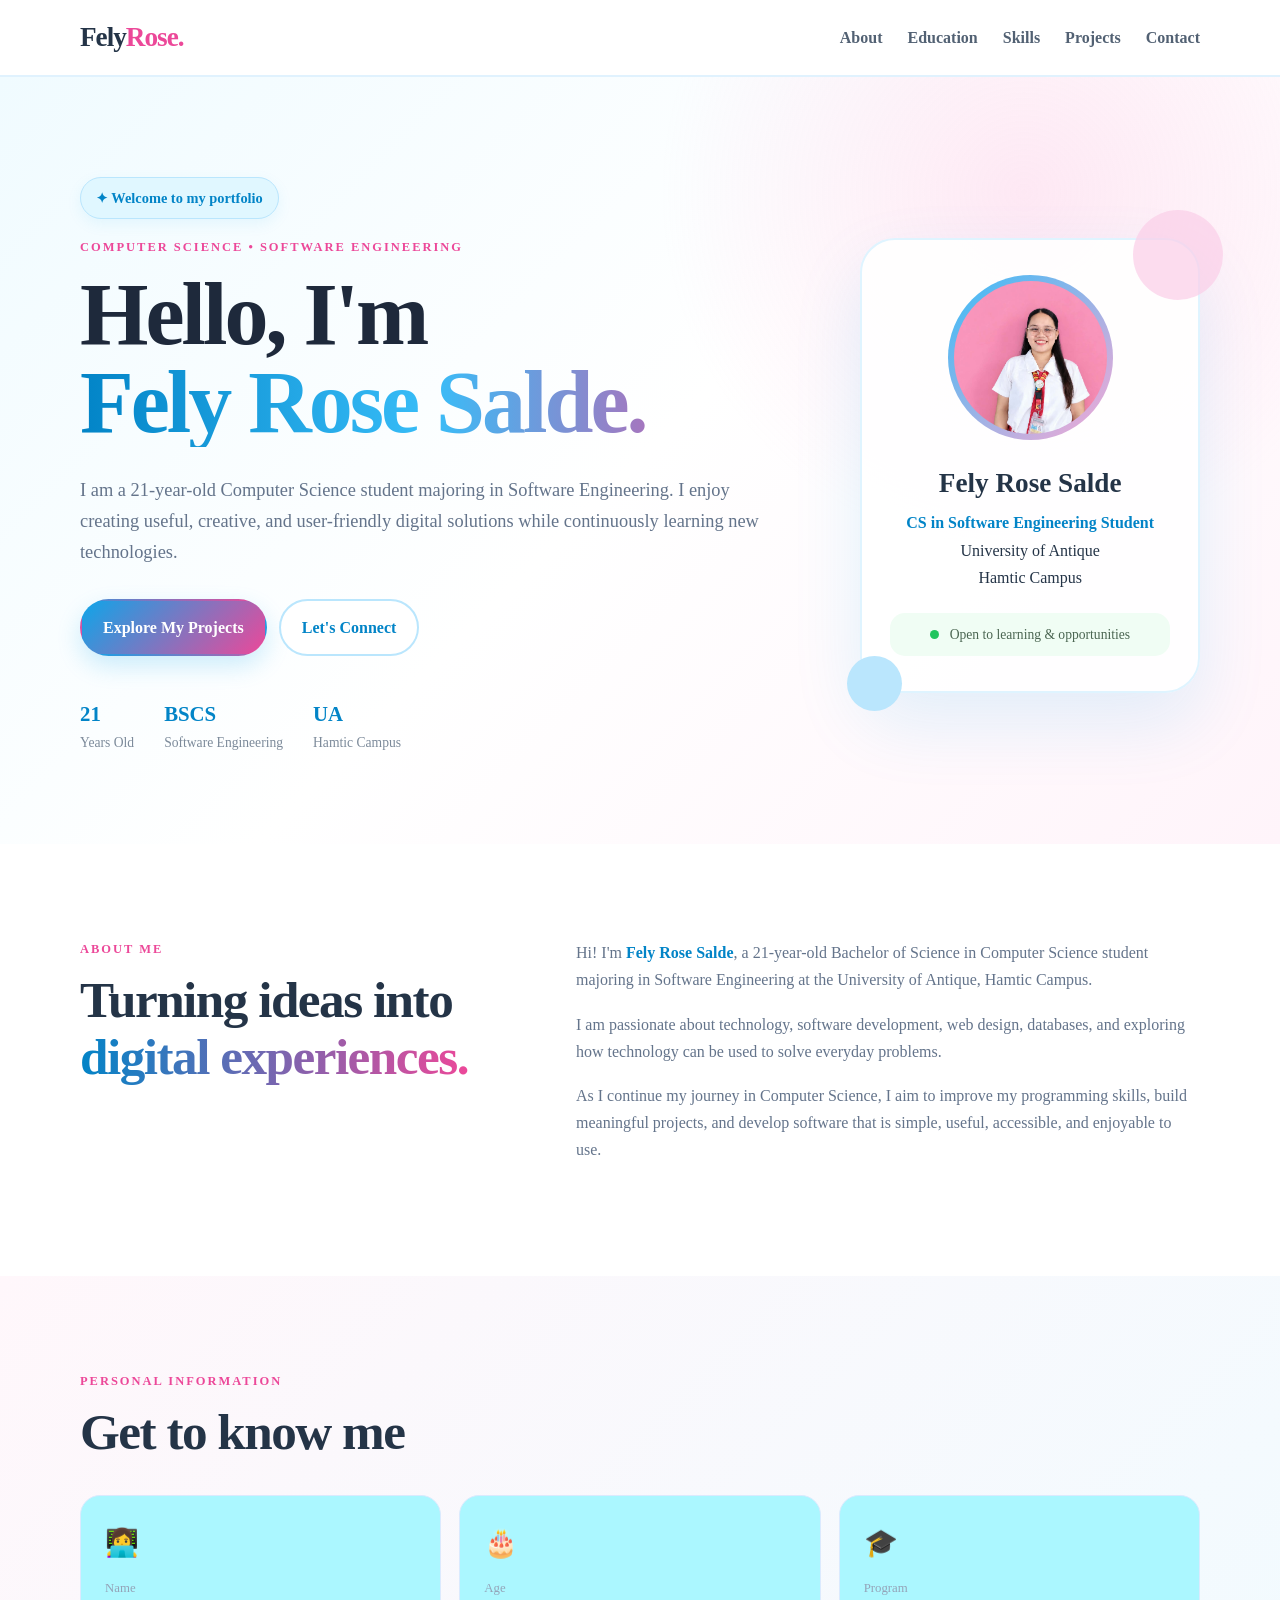
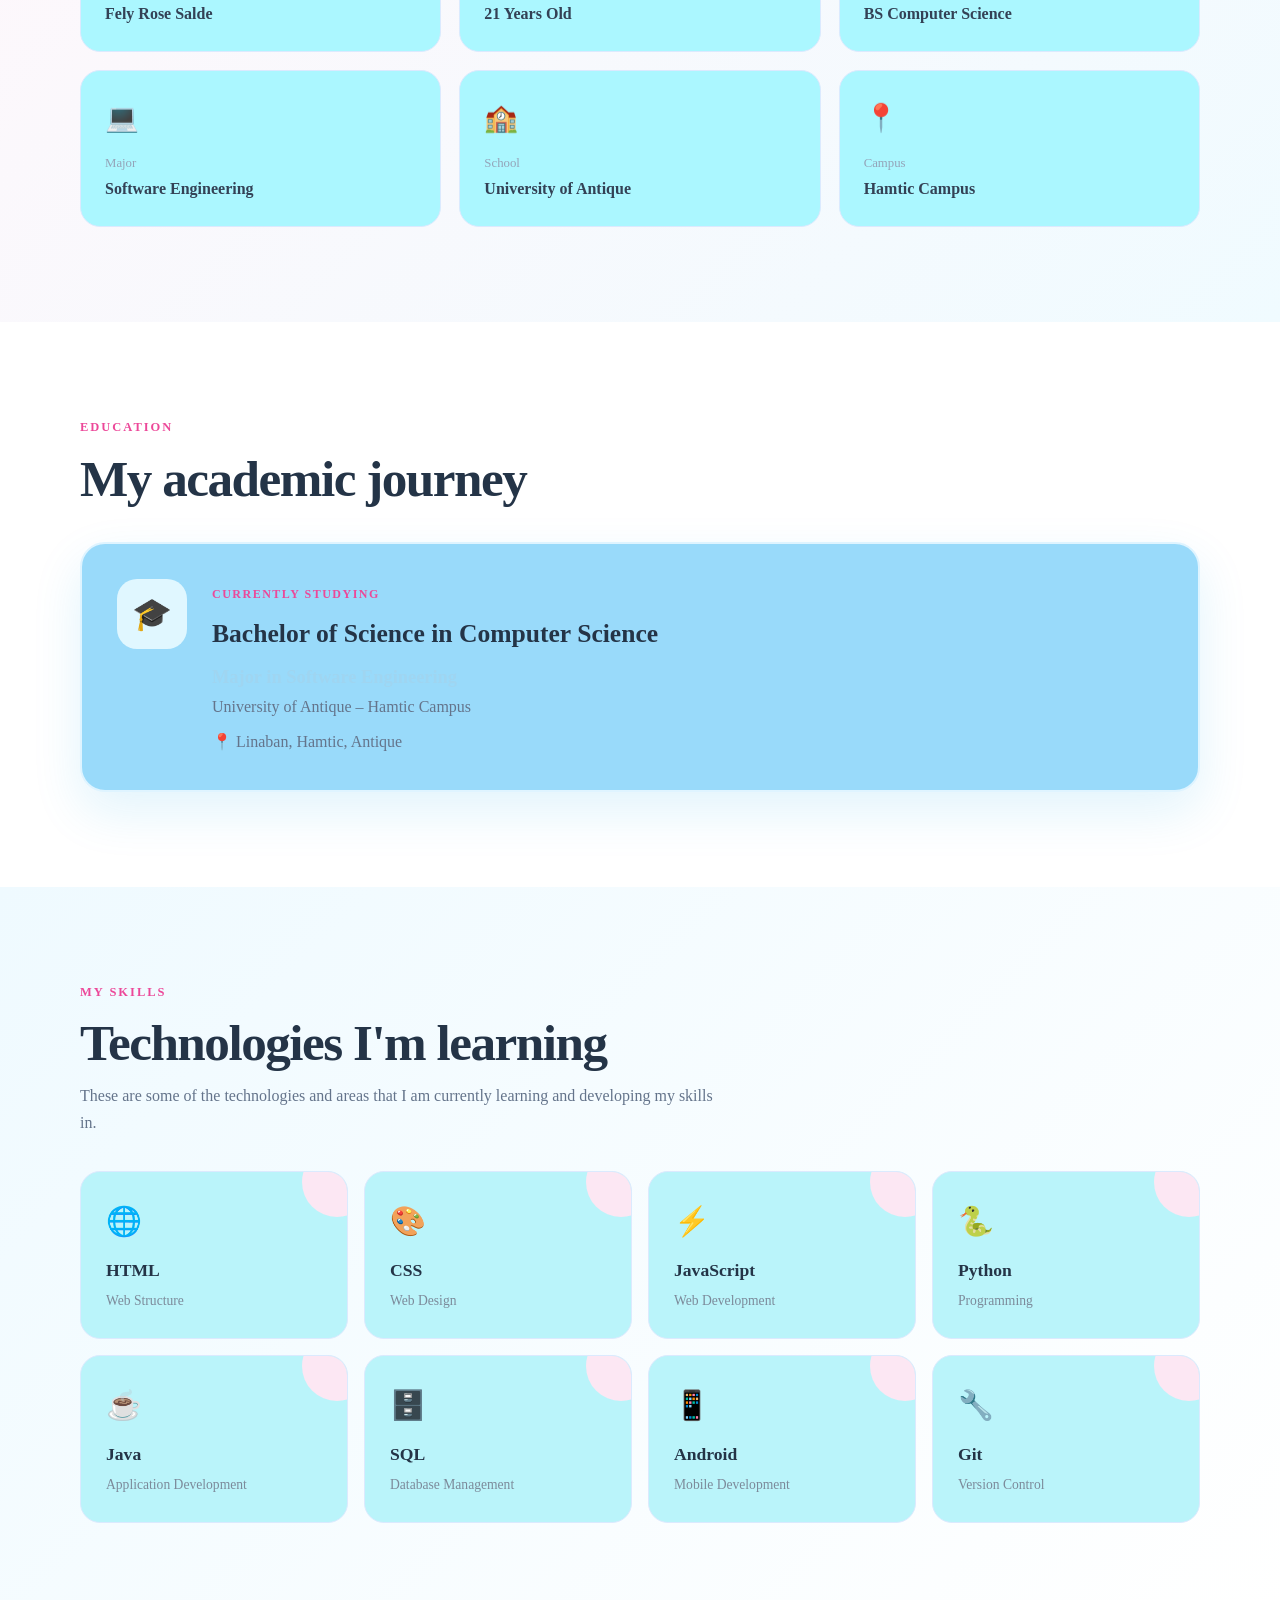
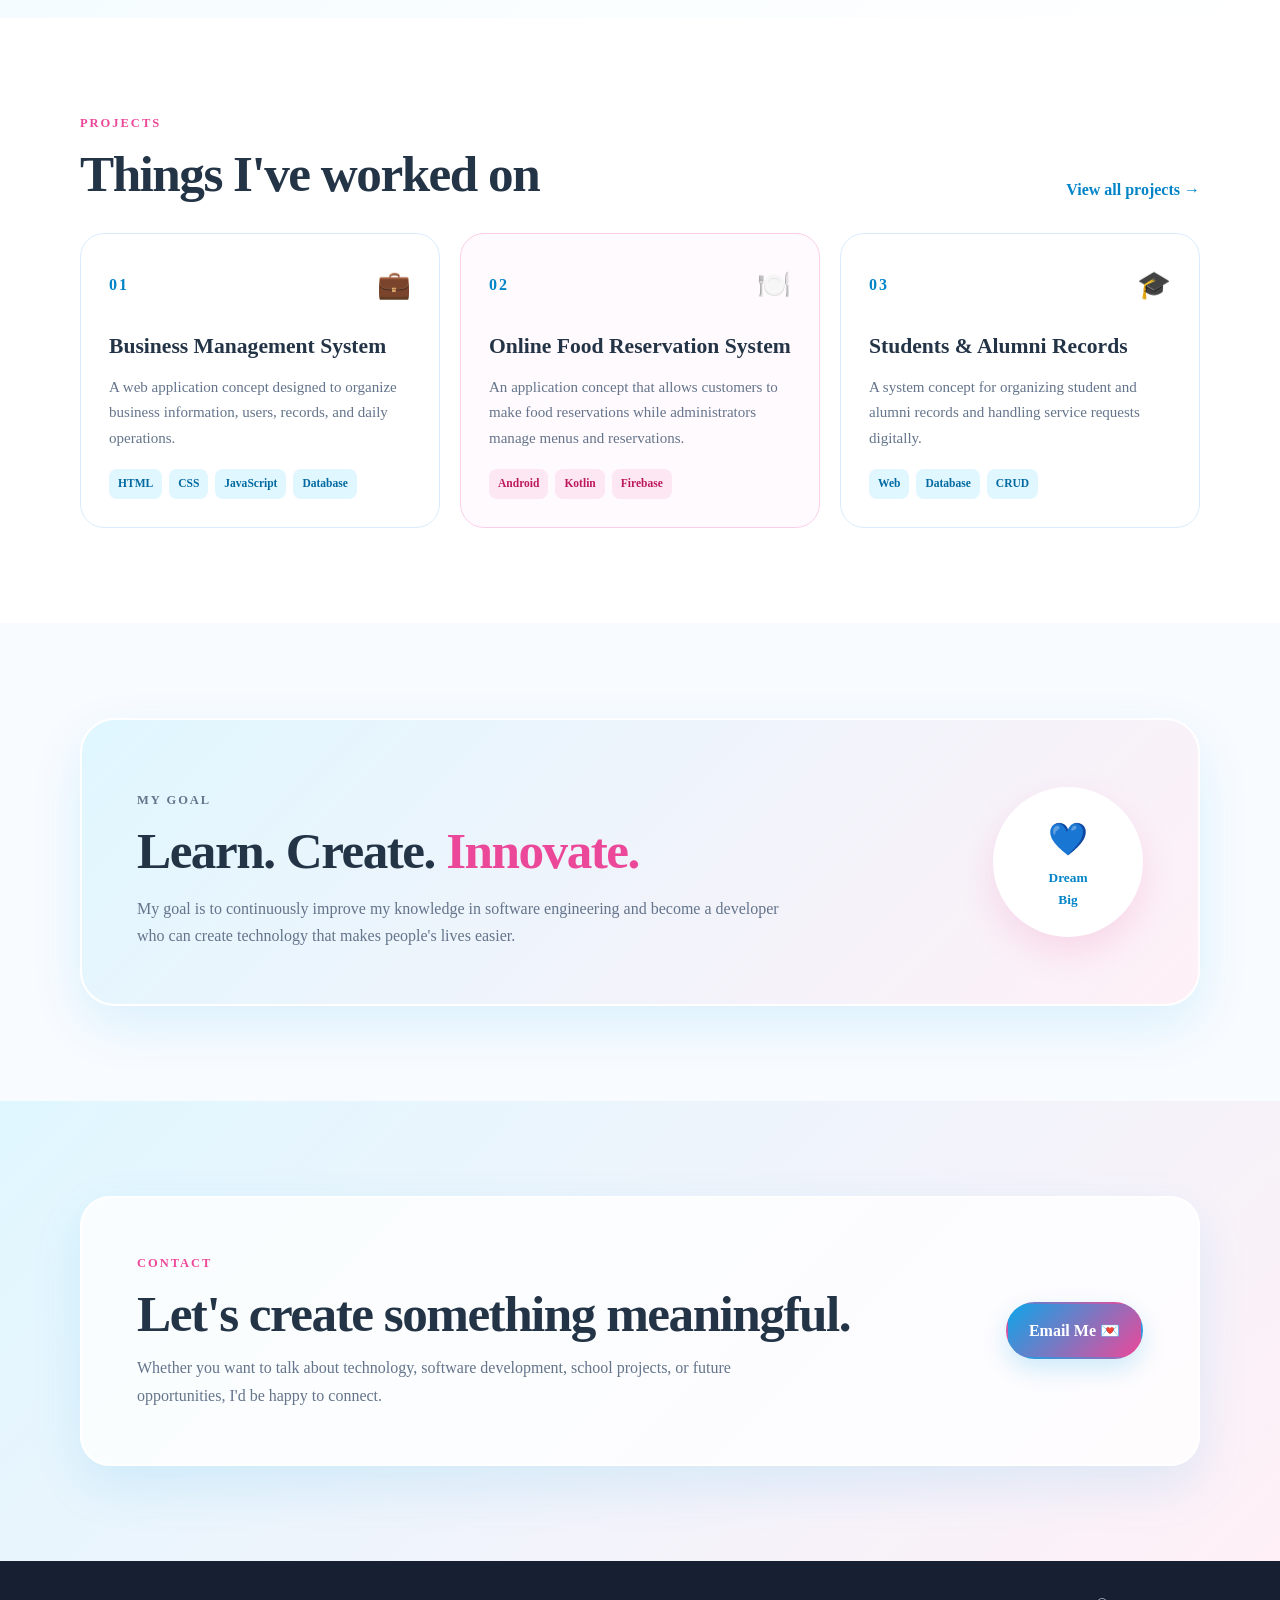
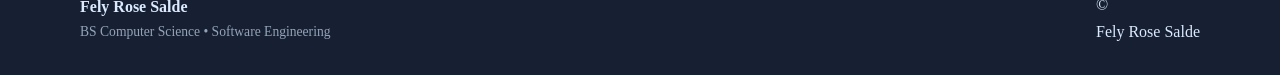
<file: index.html>
<!DOCTYPE html><html lang="en">
<head>
    <meta charset="UTF-8">
    <meta name="viewport" content="width=device-width, initial-scale=1.0"><meta name="description"
      content="Fely Rose Salde - Bachelor of Science in Computer Science student majoring in Software Engineering.">

<meta name="author" content="Fely Rose Salde">

<title>Fely Rose Salde | Portfolio</title>

<link rel="stylesheet" href="style.css">

</head><body><!-- Decorative Background -->
<div class="bg-shape shape-one"></div>
<div class="bg-shape shape-two"></div>
<div class="bg-shape shape-three"></div>

<!-- HEADER -->
<header class="site-header">
    <nav class="nav container">

        <a class="brand" href="index.html">
            Fely<span>Rose.</span>
        </a>

        <div class="nav-links" id="navLinks">
            <a href="#about">About</a>
            <a href="#education">Education</a>
            <a href="#skills">Skills</a>
            <a href="#projects">Projects</a>
            <a href="#contact">Contact</a>
        </div>

        <button class="menu-toggle"
                type="button"
                aria-label="Open navigation menu"
                aria-expanded="false"
                aria-controls="navLinks">
            ☰
        </button>

    </nav>
</header>


<main>

    <!-- HERO -->
    <section class="hero">

        <div class="container hero-grid">

            <div class="hero-content">

                <div class="welcome-badge">
                    ✦ Welcome to my portfolio
                </div>

                <p class="eyebrow">
                    COMPUTER SCIENCE • SOFTWARE ENGINEERING
                </p>

                <h1>
                    Hello, I'm
                    <span>Fely Rose Salde.</span>
                </h1>

                <p class="hero-text">
                    I am a 21-year-old Computer Science student majoring
                    in Software Engineering. I enjoy creating useful,
                    creative, and user-friendly digital solutions while
                    continuously learning new technologies.
                </p>

                <div class="hero-actions">

                    <a class="btn primary" href="#projects">
                        Explore My Projects
                    </a>

                    <a class="btn outline" href="#contact">
                        Let's Connect
                    </a>

                </div>

                <div class="quick-info">

                    <div>
                        <strong>21</strong>
                        <span>Years Old</span>
                    </div>

                    <div>
                        <strong>BSCS</strong>
                        <span>Software Engineering</span>
                    </div>

                    <div>
                        <strong>UA</strong>
                        <span>Hamtic Campus</span>
                    </div>

                </div>

            </div>


            <!-- PROFILE CARD -->
            <div class="hero-card">

                <div class="profile-ring">

                    <div class="avatar">
                        <img src="profile.jpg"
                             alt="Fely Rose Salde"
                             onerror="this.style.display='none'; this.parentElement.classList.add('no-photo');">
                    </div>

                </div>

                <h2>Fely Rose Salde</h2>

                <p class="role">
                    CS in Software Engineering Student
                </p>

                <p class="school">
                    University of Antique<br>
                  Hamtic Campus
                </p>

                <div class="status">
                    <span></span>
                    Open to learning & opportunities
                </div>

            </div>

        </div>

    </section>


    <!-- ABOUT -->
    <section id="about" class="section">

        <div class="container two-col">

            <div>
                <p class="eyebrow">ABOUT ME</p>

                <h2>
                    Turning ideas into
                    <span class="gradient-text">digital experiences.</span>
                </h2>
            </div>

            <div class="about-text">

                <p>
                    Hi! I'm <strong>Fely Rose Salde</strong>, a 21-year-old
                    Bachelor of Science in Computer Science student majoring
                    in Software Engineering at the University of Antique,
                    Hamtic Campus.
                </p>

                <p>
                    I am passionate about technology, software development,
                    web design, databases, and exploring how technology can
                    be used to solve everyday problems.
                </p>

                <p>
                    As I continue my journey in Computer Science, I aim to
                    improve my programming skills, build meaningful projects,
                    and develop software that is simple, useful, accessible,
                    and enjoyable to use.
                </p>

            </div>

        </div>

    </section>


    <!-- PERSONAL INFORMATION -->
    <section class="section section-pink">

        <div class="container">

            <p class="eyebrow">PERSONAL INFORMATION</p>

            <h2>Get to know me</h2>

            <div class="info-grid">

                <div class="info-card">
                    <div class="info-icon">👩‍💻</div>
                    <span>Name</span>
                    <strong>Fely Rose Salde</strong>
                </div>

                <div class="info-card">
                    <div class="info-icon">🎂</div>
                    <span>Age</span>
                    <strong>21 Years Old</strong>
                </div>

                <div class="info-card">
                    <div class="info-icon">🎓</div>
                    <span>Program</span>
                    <strong>BS Computer Science</strong>
                </div>

                <div class="info-card">
                    <div class="info-icon">💻</div>
                    <span>Major</span>
                    <strong>Software Engineering</strong>
                </div>

                <div class="info-card">
                    <div class="info-icon">🏫</div>
                    <span>School</span>
                    <strong>University of Antique</strong>
                </div>

                <div class="info-card">
                    <div class="info-icon">📍</div>
                    <span>Campus</span>
                    <strong>Hamtic Campus</strong>
                </div>

            </div>

        </div>

    </section>


    <!-- EDUCATION -->
    <section id="education" class="section">

        <div class="container">

            <p class="eyebrow">EDUCATION</p>

            <h2>My academic journey</h2>

            <div class="education-card">

                <div class="education-icon">
                    🎓
                </div>

                <div class="education-content">

                    <span class="education-label">
                        CURRENTLY STUDYING
                    </span>

                    <h3>
                        Bachelor of Science in Computer Science
                    </h3>

                    <h4>
                        Major in Software Engineering
                    </h4>

                    <p>
                        University of Antique – Hamtic Campus
                    </p>

                    <p class="address">
                        📍 Linaban, Hamtic, Antique
                    </p>

                </div>

            </div>

        </div>

    </section>


    <!-- SKILLS -->
    <section id="skills" class="section section-blue">

        <div class="container">

            <p class="eyebrow">MY SKILLS</p>

            <h2>Technologies I'm learning</h2>

            <p class="section-description">
                These are some of the technologies and areas that I am
                currently learning and developing my skills in.
            </p>

            <div class="skill-grid">

                <div class="skill-card">
                    <div class="skill-icon">🌐</div>
                    <strong>HTML</strong>
                    <span>Web Structure</span>
                </div>

                <div class="skill-card">
                    <div class="skill-icon">🎨</div>
                    <strong>CSS</strong>
                    <span>Web Design</span>
                </div>

                <div class="skill-card">
                    <div class="skill-icon">⚡</div>
                    <strong>JavaScript</strong>
                    <span>Web Development</span>
                </div>

                <div class="skill-card">
                    <div class="skill-icon">🐍</div>
                    <strong>Python</strong>
                    <span>Programming</span>
                </div>

                <div class="skill-card">
                    <div class="skill-icon">☕</div>
                    <strong>Java</strong>
                    <span>Application Development</span>
                </div>

                <div class="skill-card">
                    <div class="skill-icon">🗄️</div>
                    <strong>SQL</strong>
                    <span>Database Management</span>
                </div>

                <div class="skill-card">
                    <div class="skill-icon">📱</div>
                    <strong>Android</strong>
                    <span>Mobile Development</span>
                </div>

                <div class="skill-card">
                    <div class="skill-icon">🔧</div>
                    <strong>Git</strong>
                    <span>Version Control</span>
                </div>

            </div>

        </div>

    </section>


    <!-- PROJECTS -->
    <section id="projects" class="section">

        <div class="container">

            <div class="section-head">

                <div>
                    <p class="eyebrow">PROJECTS</p>
                    <h2>Things I've worked on</h2>
                </div>

                <a class="text-link" href="project.html">
                    View all projects →
                </a>

            </div>


            <div class="project-grid">

                <article class="project-card">

                    <div class="project-top">
                        <span class="project-number">01</span>
                        <span class="project-symbol">💼</span>
                    </div>

                    <h3>
                        Business Management System
                    </h3>

                    <p>
                        A web application concept designed to organize
                        business information, users, records, and
                        daily operations.
                    </p>

                    <div class="tags">
                        <span>HTML</span>
                        <span>CSS</span>
                        <span>JavaScript</span>
                        <span>Database</span>
                    </div>

                </article>


                <article class="project-card pink-card">

                    <div class="project-top">
                        <span class="project-number">02</span>
                        <span class="project-symbol">🍽️</span>
                    </div>

                    <h3>
                        Online Food Reservation System
                    </h3>

                    <p>
                        An application concept that allows customers
                        to make food reservations while administrators
                        manage menus and reservations.
                    </p>

                    <div class="tags">
                        <span>Android</span>
                        <span>Kotlin</span>
                        <span>Firebase</span>
                    </div>

                </article>


                <article class="project-card">

                    <div class="project-top">
                        <span class="project-number">03</span>
                        <span class="project-symbol">🎓</span>
                    </div>

                    <h3>
                        Students & Alumni Records
                    </h3>

                    <p>
                        A system concept for organizing student and
                        alumni records and handling service requests
                        digitally.
                    </p>

                    <div class="tags">
                        <span>Web</span>
                        <span>Database</span>
                        <span>CRUD</span>
                    </div>

                </article>

            </div>

        </div>

    </section>


    <!-- GOALS -->
    <section class="section goals-section">

        <div class="container goals-box">

            <div>

                <p class="eyebrow">MY GOAL</p>

                <h2>
                    Learn. Create.
                    <span>Innovate.</span>
                </h2>

                <p>
                    My goal is to continuously improve my knowledge in
                    software engineering and become a developer who can
                    create technology that makes people's lives easier.
                </p>

            </div>

            <div class="goal-circle">
                <span>💙</span>
                <small>Dream<br>Big</small>
            </div>

        </div>

    </section>


    <!-- CONTACT -->
    <section id="contact" class="section contact-section">

        <div class="container contact-card">

            <div>

                <p class="eyebrow">CONTACT</p>

                <h2>
                    Let's create something meaningful.
                </h2>

                <p>
                    Whether you want to talk about technology, software
                    development, school projects, or future opportunities,
                    I'd be happy to connect.
                </p>

            </div>

            <a class="btn primary"
               href="mailto:sarciapatrick25@gmail.com">
                Email Me 💌
            </a>

        </div>

    </section>

</main>


<!-- FOOTER -->
<footer class="footer">

    <div class="container footer-inner">

        <div>
            <strong>Fely Rose Salde</strong>
            <span>BS Computer Science • Software Engineering</span>
        </div>

        <div>
            © <span id="year"></span> Fely Rose Salde
        </div>

    </div>

</footer>


<script src="script.js"></script>

</body>
</html>
</file>
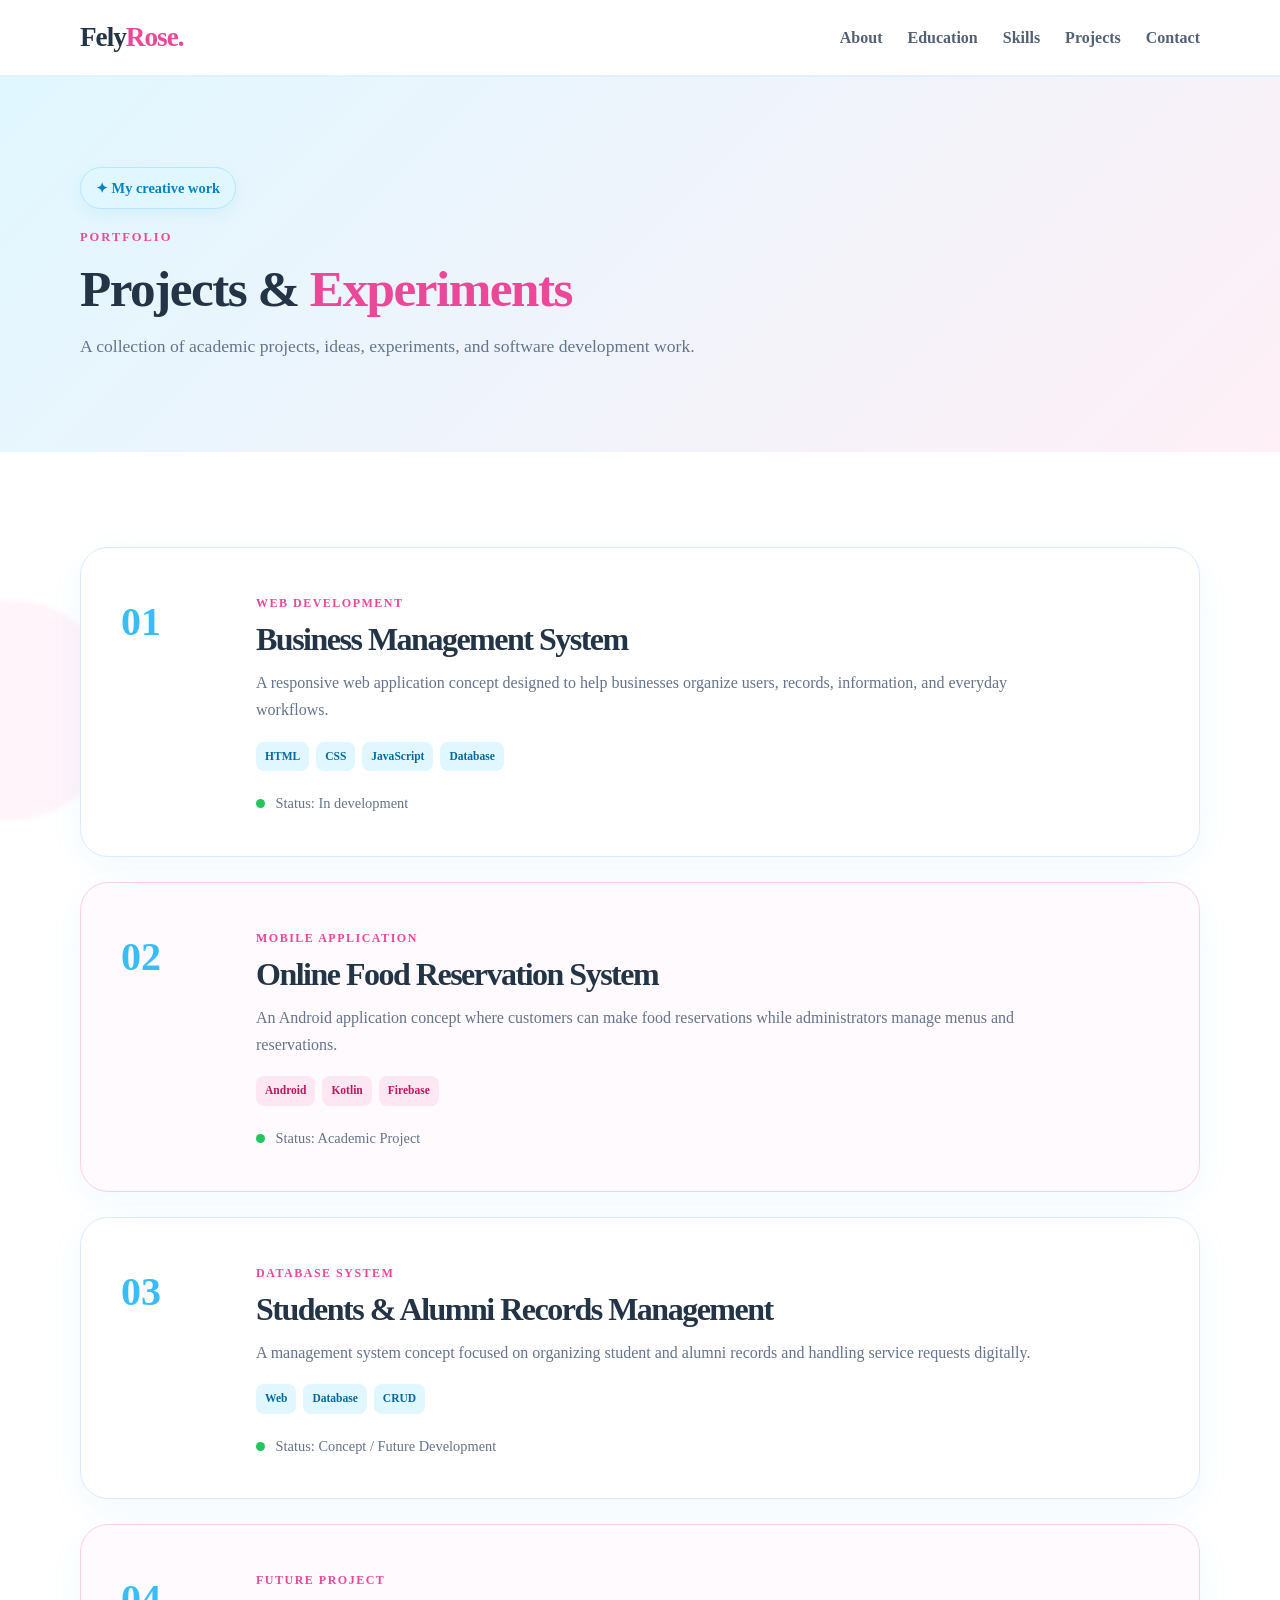
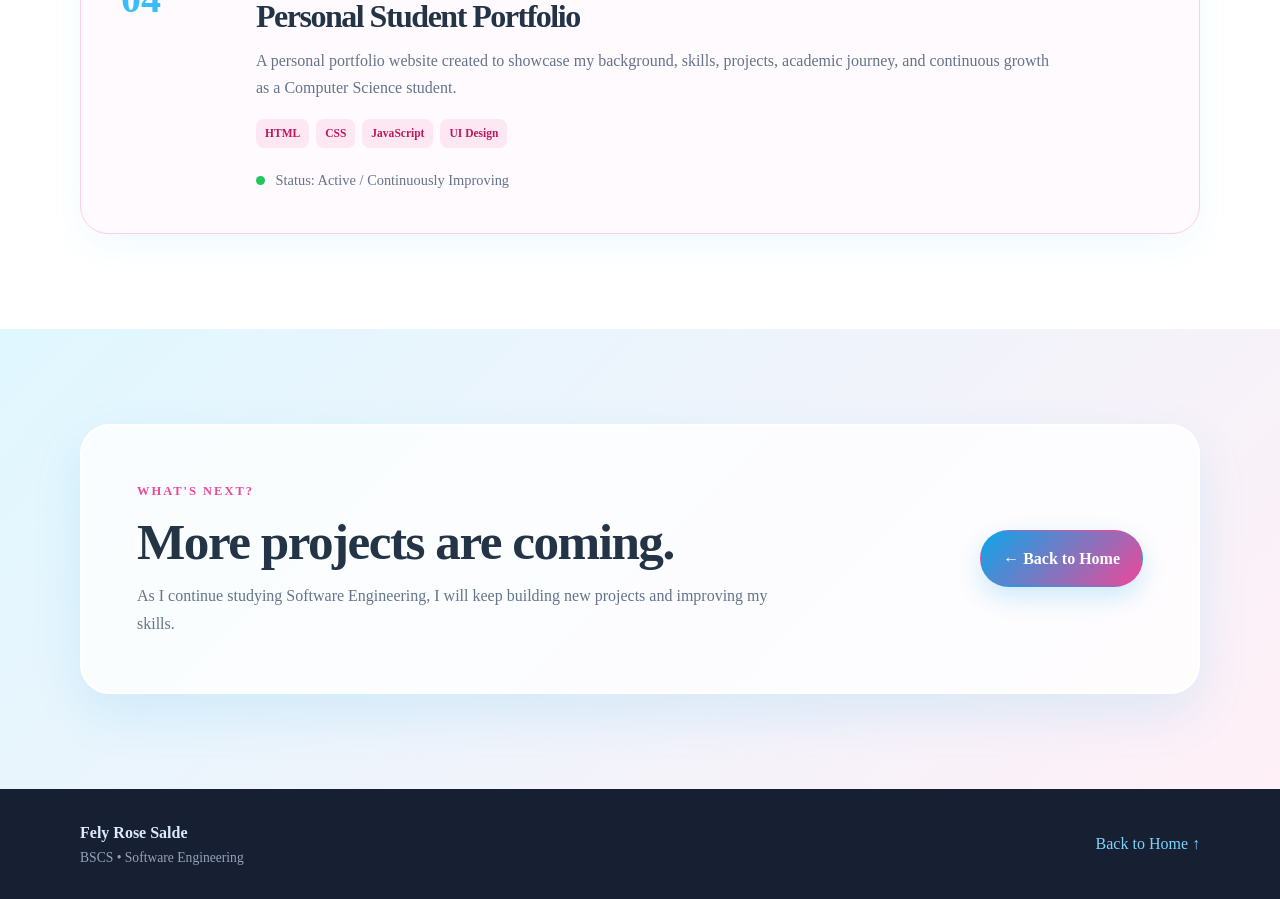
<file: project.html>
<!DOCTYPE html><html lang="en"><head><meta charset="UTF-8">
<meta name="viewport" content="width=device-width, initial-scale=1.0">

<meta name="description"
      content="Projects and technology experiments by Fely Rose Salde.">

<meta name="author" content="Fely Rose Salde">

<title>Projects | Fely Rose Salde</title>

<link rel="stylesheet" href="style.css">

</head><body><div class="bg-shape shape-one"></div>
<div class="bg-shape shape-two"></div>

<!-- HEADER -->
<header class="site-header">

    <nav class="nav container">

        <a class="brand" href="index.html">
            Fely<span>Rose.</span>
        </a>

        <div class="nav-links" id="navLinks">

            <a href="index.html#about">About</a>
            <a href="index.html#education">Education</a>
            <a href="index.html#skills">Skills</a>
            <a href="index.html#projects">Projects</a>
            <a href="index.html#contact">Contact</a>

        </div>

        <button class="menu-toggle"
                type="button"
                aria-label="Open navigation menu"
                aria-expanded="false"
                aria-controls="navLinks">
            ☰
        </button>

    </nav>

</header>


<main>

    <!-- PAGE HERO -->
    <section class="page-hero">

        <div class="container">

            <div class="welcome-badge">
                ✦ My creative work
            </div>

            <p class="eyebrow">
                PORTFOLIO
            </p>

            <h1>
                Projects &
                <span>Experiments</span>
            </h1>

            <p>
                A collection of academic projects, ideas, experiments,
                and software development work.
            </p>

        </div>

    </section>


    <!-- PROJECT LIST -->
    <section class="section">

        <div class="container project-list">


            <!-- PROJECT 01 -->
            <article class="project-detail">

                <div class="detail-number">
                    01
                </div>

                <div class="detail-content">

                    <span class="project-category">
                        WEB DEVELOPMENT
                    </span>

                    <h2>
                        Business Management System
                    </h2>

                    <p>
                        A responsive web application concept designed
                        to help businesses organize users, records,
                        information, and everyday workflows.
                    </p>

                    <div class="tags">
                        <span>HTML</span>
                        <span>CSS</span>
                        <span>JavaScript</span>
                        <span>Database</span>
                    </div>

                    <p class="project-status">
                        <span></span>
                        Status: In development
                    </p>

                </div>

            </article>


            <!-- PROJECT 02 -->
            <article class="project-detail pink-detail">

                <div class="detail-number">
                    02
                </div>

                <div class="detail-content">

                    <span class="project-category">
                        MOBILE APPLICATION
                    </span>

                    <h2>
                        Online Food Reservation System
                    </h2>

                    <p>
                        An Android application concept where customers
                        can make food reservations while administrators
                        manage menus and reservations.
                    </p>

                    <div class="tags">
                        <span>Android</span>
                        <span>Kotlin</span>
                        <span>Firebase</span>
                    </div>

                    <p class="project-status">
                        <span></span>
                        Status: Academic Project
                    </p>

                </div>

            </article>


            <!-- PROJECT 03 -->
            <article class="project-detail">

                <div class="detail-number">
                    03
                </div>

                <div class="detail-content">

                    <span class="project-category">
                        DATABASE SYSTEM
                    </span>

                    <h2>
                        Students & Alumni Records Management
                    </h2>

                    <p>
                        A management system concept focused on organizing
                        student and alumni records and handling service
                        requests digitally.
                    </p>

                    <div class="tags">
                        <span>Web</span>
                        <span>Database</span>
                        <span>CRUD</span>
                    </div>

                    <p class="project-status">
                        <span></span>
                        Status: Concept / Future Development
                    </p>

                </div>

            </article>


            <!-- PROJECT 04 -->
            <article class="project-detail pink-detail">

                <div class="detail-number">
                    04
                </div>

                <div class="detail-content">

                    <span class="project-category">
                        FUTURE PROJECT
                    </span>

                    <h2>
                        Personal Student Portfolio
                    </h2>

                    <p>
                        A personal portfolio website created to showcase
                        my background, skills, projects, academic journey,
                        and continuous growth as a Computer Science student.
                    </p>

                    <div class="tags">
                        <span>HTML</span>
                        <span>CSS</span>
                        <span>JavaScript</span>
                        <span>UI Design</span>
                    </div>

                    <p class="project-status">
                        <span></span>
                        Status: Active / Continuously Improving
                    </p>

                </div>

            </article>

        </div>

    </section>


    <!-- CTA -->
    <section class="section contact-section">

        <div class="container contact-card">

            <div>

                <p class="eyebrow">
                    WHAT'S NEXT?
                </p>

                <h2>
                    More projects are coming.
                </h2>

                <p>
                    As I continue studying Software Engineering,
                    I will keep building new projects and improving
                    my skills.
                </p>

            </div>

            <a class="btn primary" href="index.html">
                ← Back to Home
            </a>

        </div>

    </section>

</main>


<footer class="footer">

    <div class="container footer-inner">

        <div>
            <strong>Fely Rose Salde</strong>
            <span>BSCS • Software Engineering</span>
        </div>

        <a href="index.html">
            Back to Home ↑
        </a>

    </div>

</footer>


<script src="script.js"></script>

</body>
</html>
</file>
<file: style.css>
/* =========================================================
FELY ROSE SALDE PORTFOLIO
SKY BLUE + BABY PINK DESIGN
========================================================= */

* {
  margin: 0;
  padding: 0;
  box-sizing: border-box;
  }

html {
scroll-behavior: smooth;
scroll-padding-top: 90px;
}

body {
font-family: "Times New Roman", Times, serif;
color: #243447;
background: #ffffff;
line-height: 1.7;
overflow-x: hidden;
}

a {
color: inherit;
}

button {
font-family: inherit;
cursor: pointer;
}

.container {
width: min(1120px, 92%);
margin: 0 auto;
}

/* =========================================================
COLORS
========================================================= */

:root {
--sky: #38bdf8;
--sky-dark: #0284c7;
--sky-light: #e0f7ff;

--pink: #f9a8d4;
--pink-dark: #ec4899;
--pink-light: #fff0f7;

--blue: #0ea5e9;

--dark: #243447;
--gray: #64748b;
--white: #ffffff;

--border: #dbeafe;

--shadow:
    0 20px 50px rgba(14, 165, 233, 0.12);

}

/* =========================================================
DECORATIVE BACKGROUND
========================================================= */

.bg-shape {
position: fixed;
border-radius: 50%;
pointer-events: none;
z-index: -1;
filter: blur(2px);
}

.shape-one {
width: 280px;
height: 280px;
background: rgba(56, 189, 248, 0.10);
top: 80px;
right: -120px;
}

.shape-two {
width: 220px;
height: 220px;
background: rgba(249, 168, 212, 0.13);
top: 600px;
left: -100px;
}

.shape-three {
width: 180px;
height: 180px;
background: rgba(56, 189, 248, 0.08);
bottom: 100px;
right: 10%;
}

/* =========================================================
HEADER
========================================================= */

.site-header {
background: rgba(255, 255, 255, 0.92);
backdrop-filter: blur(15px);
border-bottom: 2px solid #e0f2fe;

position: sticky;
top: 0;
z-index: 100;

}

.nav {
min-height: 75px;

display: flex;
align-items: center;
justify-content: space-between;

gap: 20px;

}

.brand {
text-decoration: none;
font-size: 1.7rem;
font-weight: bold;
letter-spacing: -1px;
}

.brand span {
color: var(--pink-dark);
}

.nav-links {
display: flex;
align-items: center;
gap: 25px;
}

.nav-links a {
text-decoration: none;
color: #526173;
font-weight: bold;
transition: 0.25s;
}

.nav-links a:hover {
color: var(--sky-dark);
}

.menu-toggle {
display: none;
border: 0;
background: transparent;
color: var(--dark);
font-size: 1.7rem;
padding: 8px;
}

/* =========================================================
HERO
========================================================= */

.hero {
min-height: 700px;
padding: 100px 0 90px;

background:
    radial-gradient(
        circle at 80% 15%,
        rgba(249, 168, 212, 0.25),
        transparent 30%
    ),
    linear-gradient(
        135deg,
        #f0fbff 0%,
        #ffffff 50%,
        #fff4fa 100%
    );

display: flex;
align-items: center;

}

.hero-grid {
display: grid;
grid-template-columns: 1.35fr 0.65fr;
gap: 75px;
align-items: center;
}

.welcome-badge {
display: inline-block;

padding: 8px 15px;
margin-bottom: 18px;

border-radius: 30px;

color: #0284c7;
background: #e0f7ff;

border: 1px solid #bae6fd;

font-weight: bold;
font-size: 0.9rem;

box-shadow: 0 5px 15px rgba(14, 165, 233, 0.08);

}

.eyebrow {
color: var(--pink-dark);

font-size: 0.78rem;
font-weight: bold;

letter-spacing: 2px;

margin-bottom: 12px;

}

.hero h1 {
font-size: clamp(3rem, 7vw, 5.5rem);
line-height: 1;
letter-spacing: -3px;
color: #1e293b;
}

.hero h1 span {
display: block;

background:
    linear-gradient(
        90deg,
        #0284c7,
        #38bdf8,
        #ec4899
    );

-webkit-background-clip: text;
-webkit-text-fill-color: transparent;

}

.hero-text {
max-width: 680px;

color: #64748b;

font-size: 1.15rem;

margin: 28px 0 30px;

}

/* =========================================================
BUTTONS
========================================================= */

.hero-actions {
display: flex;
flex-wrap: wrap;
gap: 12px;
}

.btn {
display: inline-flex;
justify-content: center;
align-items: center;

padding: 13px 21px;

border-radius: 30px;

text-decoration: none;

font-weight: bold;

transition: 0.25s;

border: 2px solid transparent;

}

.btn:hover {
transform: translateY(-3px);
}

.primary {
color: white;

background:
    linear-gradient(
        135deg,
        #0ea5e9,
        #ec4899
    );

box-shadow:
    0 10px 25px rgba(14, 165, 233, 0.20);

}

.primary:hover {
box-shadow:
0 15px 30px rgba(236, 72, 153, 0.25);
}

.outline {
color: #0284c7;

background: white;

border-color: #bae6fd;

}

.outline:hover {
background: #f0fbff;
}

/* =========================================================
QUICK INFO
========================================================= */

.quick-info {
display: flex;
flex-wrap: wrap;
gap: 30px;

margin-top: 40px;

}

.quick-info div {
display: flex;
flex-direction: column;
}

.quick-info strong {
font-size: 1.3rem;
color: #0284c7;
}

.quick-info span {
color: #7c8a9a;
font-size: 0.85rem;
}

/* =========================================================
HERO PROFILE CARD
========================================================= */

.hero-card {
padding: 35px 28px;

text-align: center;

background: rgba(255, 255, 255, 0.92);

border: 2px solid #dff4ff;

border-radius: 35px;

box-shadow:
    0 30px 70px rgba(14, 165, 233, 0.12);

position: relative;

animation: floatCard 4s ease-in-out infinite;

}

.hero-card::before {
content: "";

position: absolute;

width: 90px;
height: 90px;

background: #fbcfe8;

border-radius: 50%;

top: -30px;
right: -25px;

opacity: 0.7;

}

.hero-card::after {
content: "";

position: absolute;

width: 55px;
height: 55px;

background: #bae6fd;

border-radius: 50%;

bottom: -20px;
left: -15px;

}

@keyframes floatCard {
0%, 100% {
transform: translateY(0);
}

50% {
    transform: translateY(-10px);
}

}

.profile-ring {
width: 165px;
height: 165px;

padding: 6px;

margin: 0 auto 20px;

border-radius: 50%;

background:
    linear-gradient(
        135deg,
        #38bdf8,
        #f9a8d4
    );

}

.avatar {
width: 100%;
height: 100%;

border-radius: 50%;

overflow: hidden;

background:
    linear-gradient(
        135deg,
        #e0f7ff,
        #fff0f7
    );

display: flex;
align-items: center;
justify-content: center;

}

.avatar img {
width: 100%;
height: 100%;

object-fit: cover;

}

.avatar.no-photo::after {
content: "FR";
font-size: 3rem;
font-weight: bold;
color: #0284c7;
}

.hero-card h2 {
font-size: 1.7rem;
margin-bottom: 3px;
}

.role {
color: #0284c7;
font-weight: bold;
}

.major {
color: #ec4899;
font-size: 0.92rem;
}

.status {
margin-top: 22px;

padding: 10px;

background: #f0fdf4;

border-radius: 15px;

color: #4b6652;

font-size: 0.85rem;

}

.status span {
display: inline-block;

width: 9px;
height: 9px;

border-radius: 50%;

background: #22c55e;

margin-right: 7px;

}

/* =========================================================
SECTIONS
========================================================= */

.section {
padding: 95px 0;
}

.section-pink {
background:
linear-gradient(
135deg,
#fff7fb,
#f0fbff
);
}

.section-blue {
background:
linear-gradient(
135deg,
#effaff,
#ffffff
);
}

.section h2,
.page-hero h1 {
font-size: clamp(2.2rem, 4vw, 3.4rem);
line-height: 1.1;
letter-spacing: -1.5px;
}

.gradient-text {
background:
linear-gradient(
90deg,
#0284c7,
#ec4899
);

-webkit-background-clip: text;
-webkit-text-fill-color: transparent;

}

/* =========================================================
ABOUT
========================================================= */

.two-col {
display: grid;
grid-template-columns: 0.8fr 1.2fr;
gap: 80px;
}

.about-text p {
color: #64748b;
margin-bottom: 17px;
}

.about-text strong {
color: #0284c7;
}

/* =========================================================
PERSONAL INFO
========================================================= */

.info-grid {
display: grid;

grid-template-columns: repeat(3, 1fr);

gap: 18px;

margin-top: 35px;

}

.info-card {
background: hwb(186 67% 0%);

border: 1px solid #dbeafe;

border-radius: 20px;

padding: 24px;

transition: 0.25s;

}

.info-card:hover {
transform: translateY(-5px);

border-color: #f9a8d4;

box-shadow: var(--shadow);

}

.info-icon {
font-size: 1.7rem;
margin-bottom: 12px;
}

.info-card span {
display: block;
color: #94a3b8;
font-size: 0.8rem;
}

.info-card strong {
color: #334155;
}

/* =========================================================
EDUCATION
========================================================= */

.education-card {
margin-top: 35px;

display: flex;
gap: 25px;

padding: 35px;

background: hwb(200 60% 2%);

border: 2px solid #dff4ff;

border-radius: 25px;

box-shadow: var(--shadow);

}

.education-icon {
width: 70px;
height: 70px;

flex-shrink: 0;

display: flex;
align-items: center;
justify-content: center;

border-radius: 20px;

background: #e0f7ff;

font-size: 2rem;

}

.education-label,
.project-category {
color: #ec4899;

font-size: 0.75rem;

font-weight: bold;

letter-spacing: 1.5px;

}

.education-content h3 {
font-size: 1.6rem;
margin: 6px 0;
}

.education-content h4 {
color: #9fd5f1;
font-size: 1.15rem;
}

.education-content p {
color: #64748b;
}

.address {
margin-top: 8px;
}

/* =========================================================
SKILLS
========================================================= */

.section-description {
color: #64748b;
max-width: 650px;
margin-top: 10px;
}

.skill-grid {
display: grid;

grid-template-columns: repeat(4, 1fr);

gap: 16px;

margin-top: 35px;

}

.skill-card {
padding: 25px;

background: hwb(186 73% 2%);

border: 1px solid #dbeafe;

border-radius: 20px;

transition: 0.25s;

position: relative;
overflow: hidden;

}

.skill-card::before {
content: "";

position: absolute;

width: 70px;
height: 70px;

border-radius: 50%;

background: #fce7f3;

right: -25px;
top: -25px;

}

.skill-card:hover {
transform: translateY(-5px);
box-shadow: var(--shadow);
}

.skill-icon {
font-size: 1.8rem;
margin-bottom: 10px;
}

.skill-card strong {
display: block;
font-size: 1.1rem;
}

.skill-card span {
color: #7c8a9a;
font-size: 0.85rem;
}

/* =========================================================
PROJECTS
========================================================= */

.section-head {
display: flex;
justify-content: space-between;
align-items: end;
gap: 20px;
margin-bottom: 30px;
}

.text-link {
color: #0284c7;
text-decoration: none;
font-weight: bold;
}

.text-link:hover {
color: #ec4899;
}

.project-grid {
display: grid;

grid-template-columns: repeat(3, 1fr);

gap: 20px;

}

.project-card {
padding: 28px;

border-radius: 24px;

background: white;

border: 1px solid #dbeafe;

transition: 0.25s;

}

.project-card:hover {
transform: translateY(-7px);

box-shadow:
    0 20px 40px rgba(14, 165, 233, 0.13);

}

.pink-card {
border-color: #fbcfe8;
background: #fffafd;
}

.project-top {
display: flex;
justify-content: space-between;
align-items: center;

margin-bottom: 20px;

}

.project-number {
color: #0284c7;
font-weight: bold;
letter-spacing: 2px;
}

.project-symbol {
font-size: 1.7rem;
}

.project-card h3 {
font-size: 1.35rem;
margin-bottom: 10px;
}

.project-card p {
color: #64748b;
font-size: 0.94rem;
}

/* =========================================================
TAGS
========================================================= */

.tags {
display: flex;
flex-wrap: wrap;
gap: 7px;
margin-top: 18px;
}

.tags span {
padding: 5px 9px;

background: #e0f7ff;

border-radius: 8px;

color: #0369a1;

font-size: 0.72rem;

font-weight: bold;

}

.pink-card .tags span,
.pink-detail .tags span {
background: #fce7f3;
color: #be185d;
}

/* =========================================================
GOALS
========================================================= */

.goals-section {
background: #f8fbff;
}

.goals-box {
display: flex;

align-items: center;
justify-content: space-between;

gap: 50px;

padding: 55px;

border-radius: 35px;

background:
    linear-gradient(
        135deg,
        #e0f7ff,
        #fff0f7
    );

border: 2px solid white;

box-shadow: var(--shadow);

}

.goals-box h2 span {
color: #ec4899;
}

.goals-box p {
color: #64748b;
max-width: 650px;
margin-top: 15px;
}

.goal-circle {
width: 150px;
height: 150px;

flex-shrink: 0;

border-radius: 50%;

display: flex;
flex-direction: column;

align-items: center;
justify-content: center;

background: white;

box-shadow:
    0 15px 35px rgba(236, 72, 153, 0.15);

}

.goal-circle span {
font-size: 2rem;
}

.goal-circle small {
color: #0284c7;
font-weight: bold;
text-align: center;
}

/* =========================================================
CONTACT
========================================================= */

.contact-section {
background:
linear-gradient(
135deg,
#e0f7ff,
#fff0f7
);
}

.contact-card {
display: flex;

justify-content: space-between;
align-items: center;

gap: 35px;

padding: 55px;

background: rgba(255, 255, 255, 0.8);

border: 2px solid white;

border-radius: 30px;

box-shadow: var(--shadow);

}

.contact-card p:not(.eyebrow) {
color: #64748b;
max-width: 650px;
margin-top: 12px;
}

/* =========================================================
PROJECT PAGE
========================================================= */

.page-hero {
padding: 90px 0;

background:
    linear-gradient(
        135deg,
        #e0f7ff,
        #fff0f7
    );

}

.page-hero h1 span {
color: #ec4899;
}

.page-hero > div > p:last-child {
color: #64748b;
margin-top: 15px;
font-size: 1.1rem;
}

.project-list {
display: flex;
flex-direction: column;
gap: 25px;
}

.project-detail {
display: grid;

grid-template-columns: 100px 1fr;

gap: 35px;

padding: 40px;

background: white;

border: 1px solid #dbeafe;

border-radius: 28px;

box-shadow:
    0 10px 35px rgba(14, 165, 233, 0.06);

transition: 0.25s;

}

.project-detail:hover {
transform: translateY(-4px);
box-shadow: var(--shadow);
}

.pink-detail {
border-color: #fbcfe8;
background: #fffafd;
}

.detail-number {
font-size: 2.5rem;
font-weight: bold;
color: #38bdf8;
}

.detail-content h2 {
font-size: 2rem;
margin: 7px 0 12px;
}

.detail-content > p {
color: #64748b;
max-width: 800px;
}

.project-status {
margin-top: 20px;
font-size: 0.9rem;
}

.project-status span {
display: inline-block;

width: 9px;
height: 9px;

border-radius: 50%;

background: #22c55e;

margin-right: 7px;

}

/* =========================================================
FOOTER
========================================================= */

.footer {
padding: 30px 0;

background: #172033;

color: #dbeafe;

}

.footer-inner {
display: flex;

justify-content: space-between;
align-items: center;

gap: 20px;

}

.footer-inner div {
display: flex;
flex-direction: column;
}

.footer-inner span {
color: #94a3b8;
font-size: 0.85rem;
}

.footer-inner a {
color: #7dd3fc;
text-decoration: none;
}

/* =========================================================
RESPONSIVE DESIGN
========================================================= */

@media (max-width: 900px) {

.hero-grid {
    grid-template-columns: 1fr;
    gap: 50px;
}

.hero-card {
    max-width: 400px;
    width: 100%;
    margin: auto;
}

.two-col {
    grid-template-columns: 1fr;
    gap: 35px;
}

.skill-grid {
    grid-template-columns: repeat(2, 1fr);
}

.project-grid {
    grid-template-columns: 1fr;
}

.info-grid {
    grid-template-columns: repeat(2, 1fr);
}

.goals-box {
    padding: 40px;
}

}

@media (max-width: 700px) {

.nav {
    min-height: 65px;
}

.nav-links {
    display: none;

    position: absolute;

    top: 65px;
    left: 0;
    right: 0;

    padding: 20px;

    background: white;

    border-bottom: 1px solid #dbeafe;

    flex-direction: column;
    align-items: stretch;

    gap: 0;

    box-shadow:
        0 15px 25px rgba(14, 165, 233, 0.08);
}

.nav-links.active {
    display: flex;
}

.nav-links a {
    padding: 13px 5px;
}

.menu-toggle {
    display: block;
}

.hero {
    padding: 75px 0;
}

.hero h1 {
    font-size: 3.3rem;
}

.quick-info {
    gap: 20px;
}

.section {
    padding: 70px 0;
}

.info-grid {
    grid-template-columns: 1fr;
}

.skill-grid {
    grid-template-columns: 1fr 1fr;
}

.education-card {
    flex-direction: column;
}

.goals-box {
    flex-direction: column;
    align-items: flex-start;
    padding: 35px;
}

.contact-card {
    flex-direction: column;
    align-items: flex-start;
    padding: 35px;
}

.project-detail {
    grid-template-columns: 1fr;
    gap: 10px;
    padding: 30px;
}

.detail-number {
    font-size: 2rem;
}

.detail-content h2 {
    font-size: 1.7rem;
}

.footer-inner {
    flex-direction: column;
    align-items: flex-start;
}

}

@media (max-width: 450px) {

.hero h1 {
    font-size: 2.7rem;
}

.skill-grid {
    grid-template-columns: 1fr;
}

.hero-actions {
    flex-direction: column;
    align-items: stretch;
}

.btn {
    width: 100%;
}

.profile-ring {
    width: 145px;
    height: 145px;
}

.goals-box {
    padding: 28px;
}

  }
</file>
